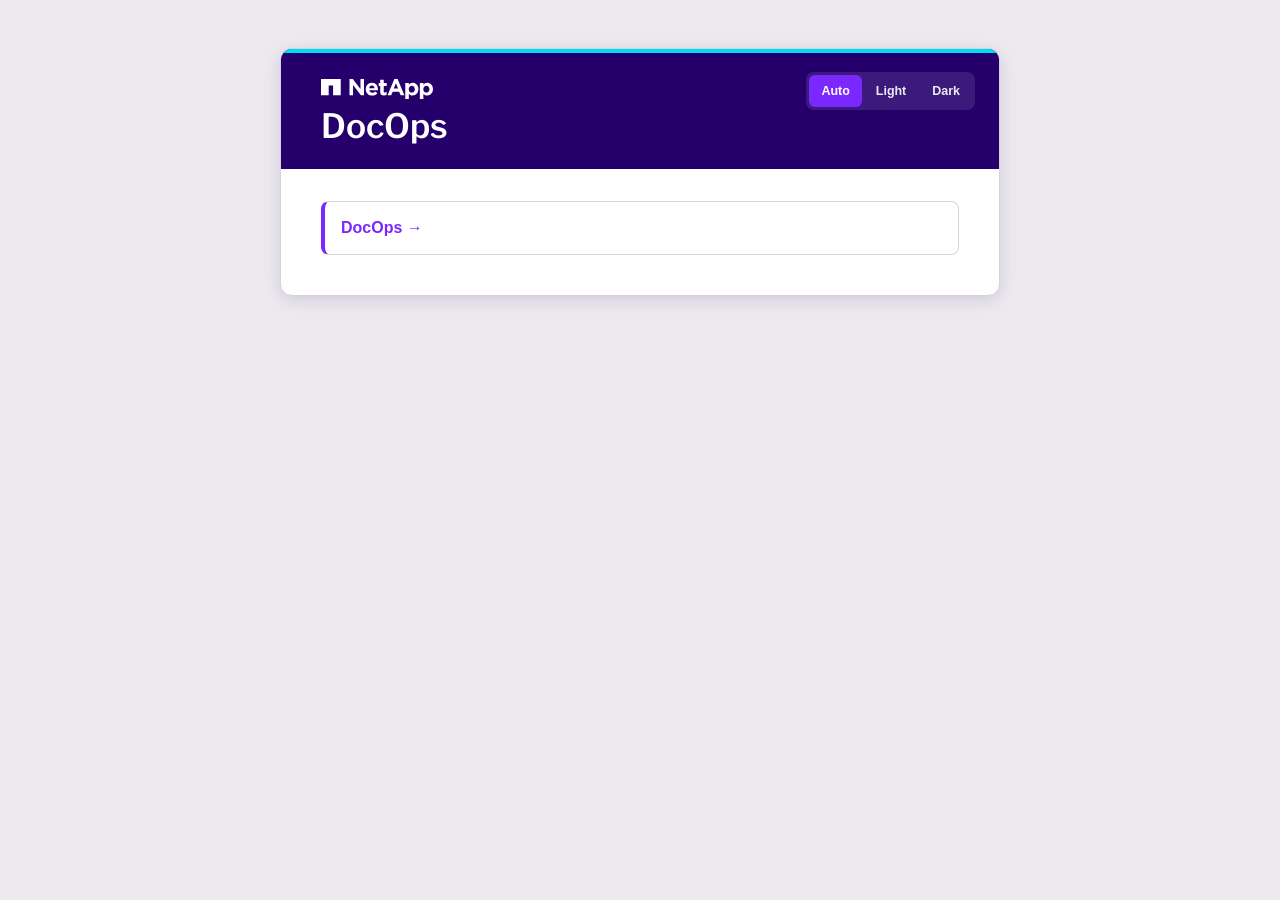
<file: index.html>
<!DOCTYPE html>
<html lang="en">
  <head>
    <meta charset="utf-8" />
    <meta name="viewport" content="width=device-width, initial-scale=1" />
    <meta name="theme-color" content="#25006d" />
    <title>NetApp DocOps</title>
    <link rel="preconnect" href="https://fonts.googleapis.com" />
    <link rel="stylesheet" href="https://fonts.googleapis.com/css2?family=Libre+Franklin:wght@500..800&amp;display=swap" />
    <link rel="stylesheet" href="assets/site.css" />
    <script src="assets/theme.js"></script>
  </head>
  <body>
    <main>
      <header class="masthead">
        <img class="brand" src="assets/netapp-logo.svg" alt="NetApp" width="112" height="20" />
        <h1>DocOps</h1>
      </header>
      <div class="content">
      <ul class="links">
        <li><a href="docops/">DocOps</a></li>
      </ul>
      </div>
    </main>
  </body>
</html>
</file>
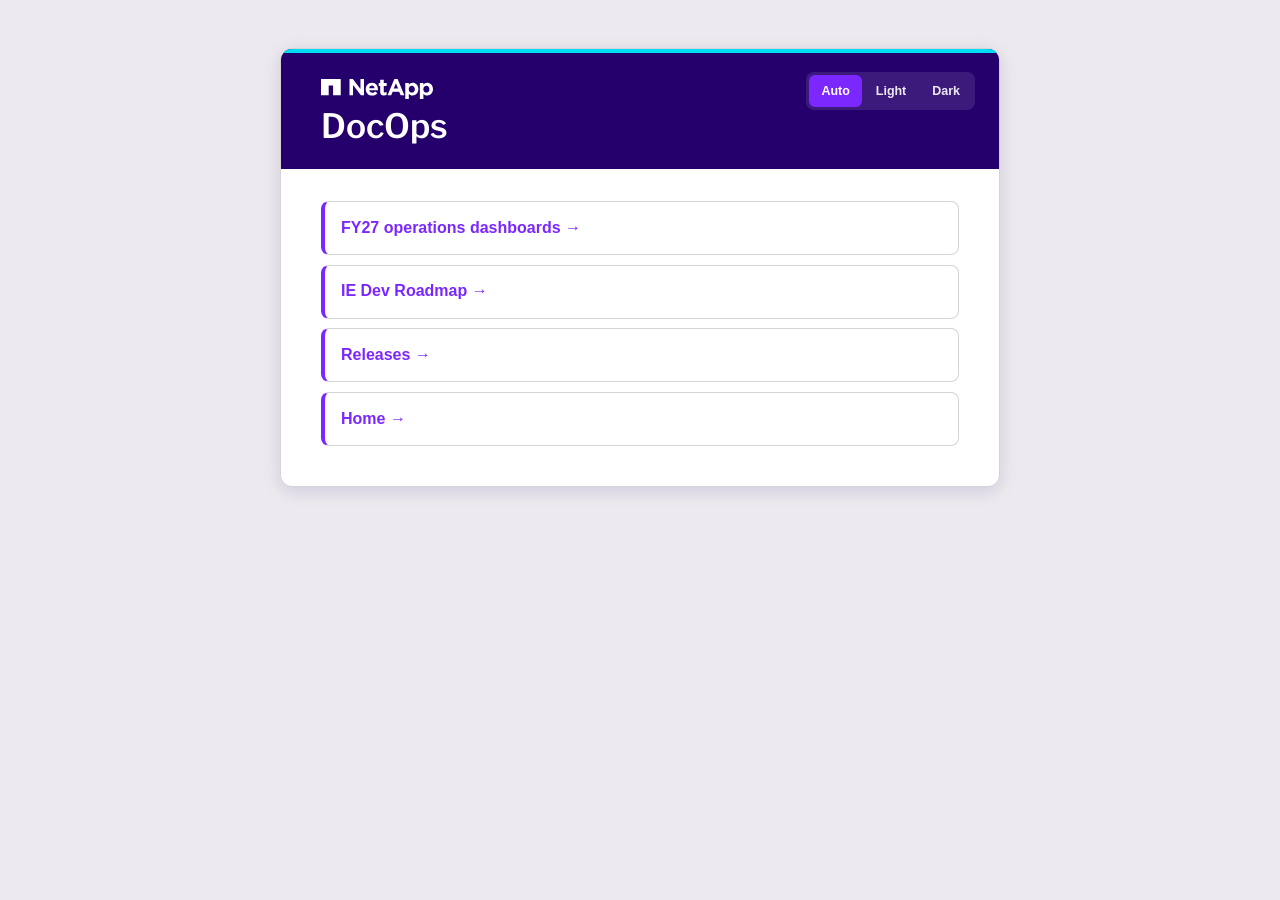
<file: docops/index.html>
<!DOCTYPE html>
<html lang="en">
  <head>
    <meta charset="utf-8" />
    <meta name="viewport" content="width=device-width, initial-scale=1" />
    <meta name="theme-color" content="#25006d" />
    <title>NetApp DocOps</title>
    <link rel="preconnect" href="https://fonts.googleapis.com" />
    <link rel="stylesheet" href="https://fonts.googleapis.com/css2?family=Libre+Franklin:wght@500..800&amp;display=swap" />
    <link rel="stylesheet" href="../assets/site.css" />
    <script src="../assets/theme.js"></script>
  </head>
  <body>
    <main>
      <header class="masthead">
        <img class="brand" src="../assets/netapp-logo.svg" alt="NetApp" width="112" height="20" />
        <h1>DocOps</h1>
      </header>
      <div class="content">
      <ul class="links">
        <li><a href="fy27-operations/">FY27 operations dashboards</a></li>
        <li><a href="ie-dev-roadmap/">IE Dev Roadmap</a></li>
        <li><a href="releases/">Releases</a></li>
        <li><a href="../">Home</a></li>
      </ul>
      </div>
    </main>
  </body>
</html>
</file>
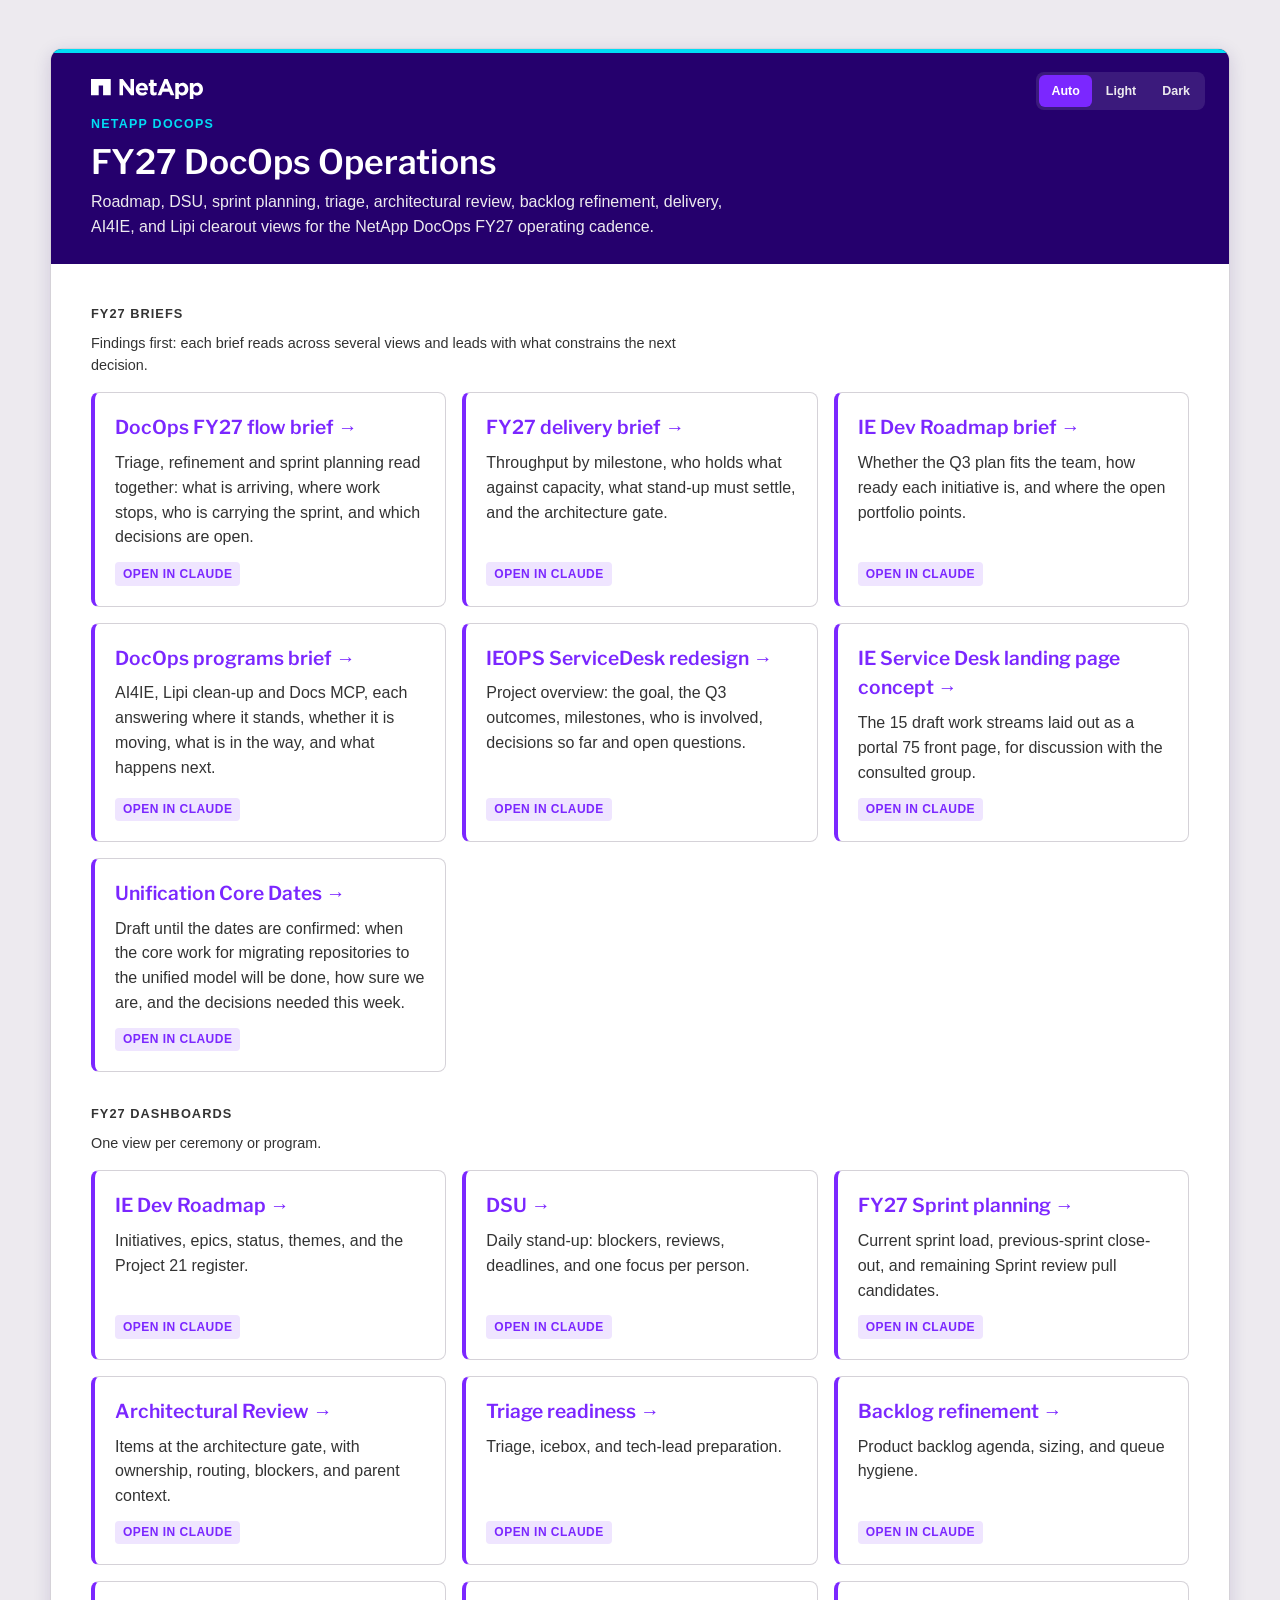
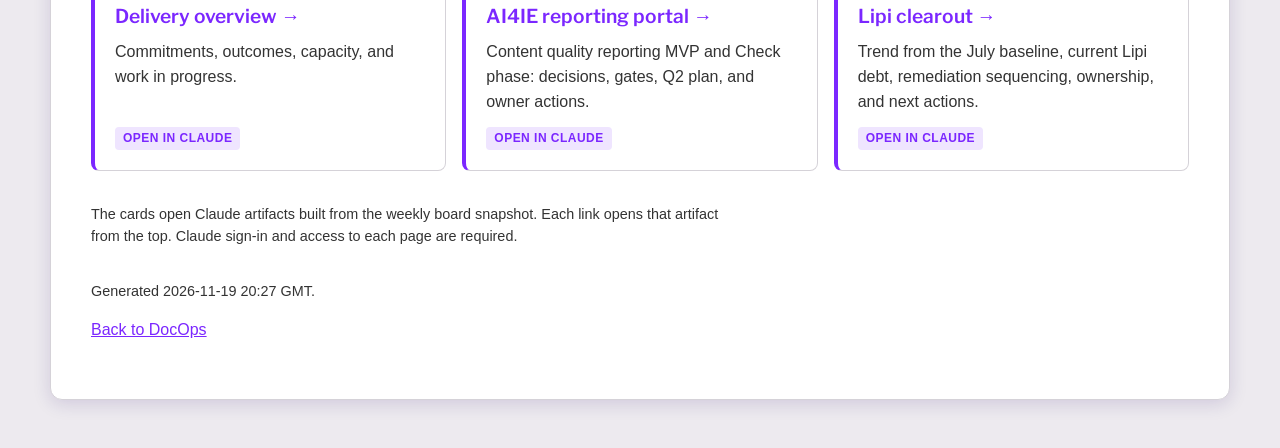
<file: fy27/index.html>
<!DOCTYPE html>
<html lang="en">
  <head>
    <meta charset="utf-8" />
    <meta name="viewport" content="width=device-width, initial-scale=1" />
    <meta http-equiv="refresh" content="0; url=../docops/fy27-operations/" />
    <link rel="canonical" href="../docops/fy27-operations/" />
    <meta name="theme-color" content="#25006d" />
    <title>Moved to FY27 DocOps Operations</title>
    <link rel="stylesheet" href="../assets/site.css" />
  </head>
  <body>
    <main>
      <div class="content">
      <p>This page has moved to <a href="../docops/fy27-operations/">FY27 DocOps Operations</a>.</p>
      </div>
    </main>
  </body>
</html>
</file>
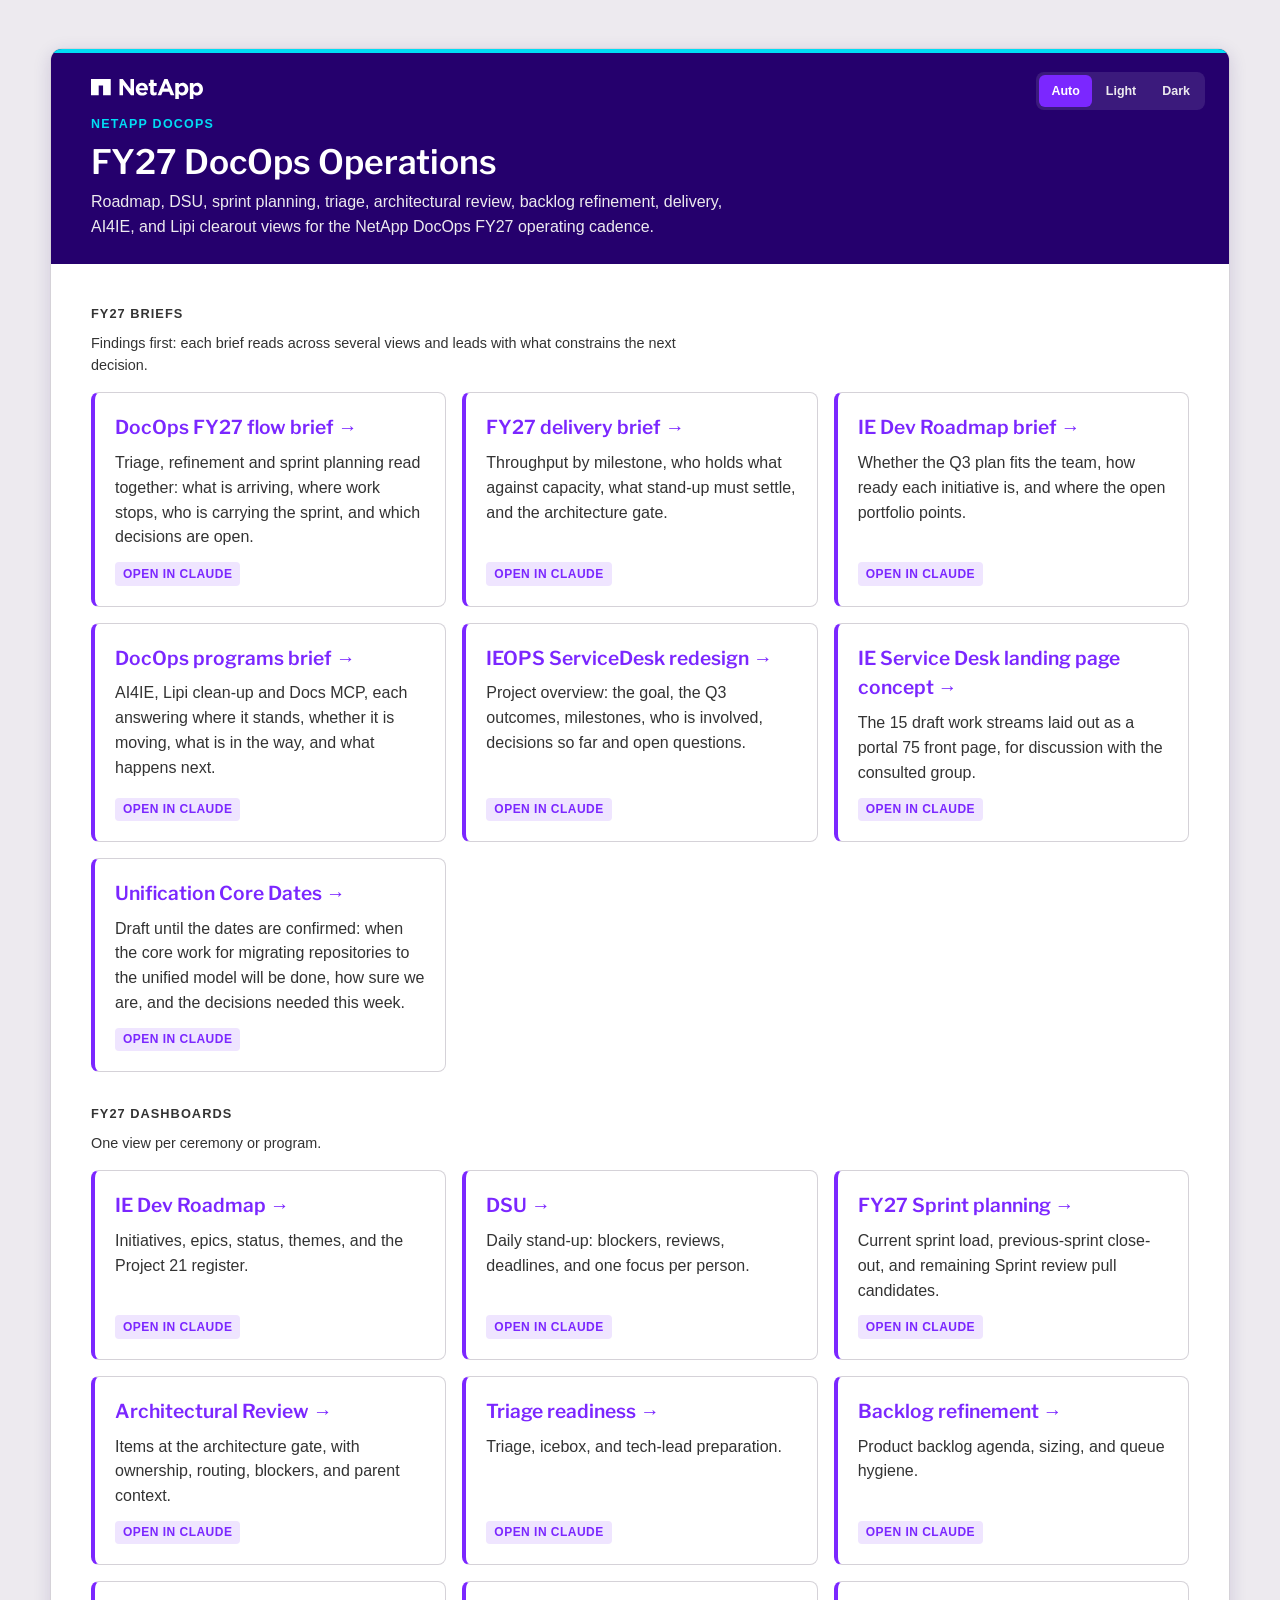
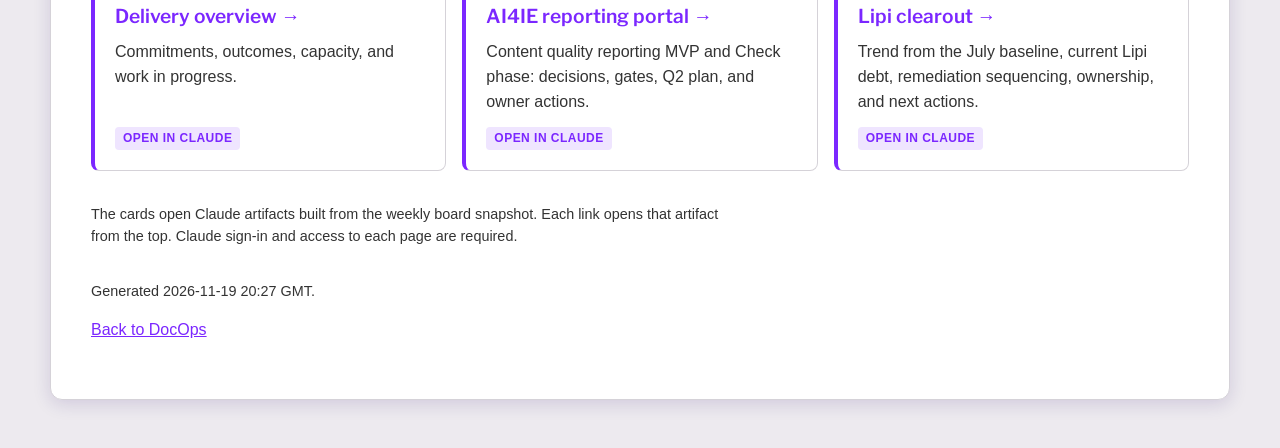
<file: docops/fy27-operations/index.html>
<!DOCTYPE html>
<html lang="en">
  <head>
    <meta charset="utf-8" />
    <meta name="viewport" content="width=device-width, initial-scale=1" />
    <meta name="theme-color" content="#25006d" />
    <title>FY27 DocOps Operations</title>
    <link rel="preconnect" href="https://fonts.googleapis.com" />
    <link rel="stylesheet" href="https://fonts.googleapis.com/css2?family=Libre+Franklin:wght@500..800&amp;display=swap" />
    <link rel="stylesheet" href="../../assets/site.css" />
    <script src="../../assets/theme.js"></script>
  </head>
  <body>
    <!-- Generated from the canvas registry. Edit the registry, not this file. -->
    <main>
      <header class="masthead">
        <img class="brand" src="../../assets/netapp-logo.svg" alt="NetApp" width="112" height="20" />
        <p class="eyebrow">NetApp DocOps</p>
        <h1>FY27 DocOps Operations</h1>
        <p>Roadmap, DSU, sprint planning, triage, architectural review, backlog refinement, delivery, AI4IE, and Lipi clearout views for the NetApp DocOps FY27 operating cadence.</p>
      </header>
      <div class="content">
      <section class="dashboards" aria-labelledby="fy27-briefs">
        <h2 class="section-title" id="fy27-briefs">FY27 briefs</h2>
        <p class="section-intro">Findings first: each brief reads across several views and leads with what constrains the next decision.</p>
        <a
          class="dashboard"
          href="https://claude.ai/artifact/B7RWnFrLw4cx9xE7uLzmct"
        >
          <h3>DocOps FY27 flow brief</h3>
          <p>Triage, refinement and sprint planning read together: what is arriving, where work stops, who is carrying the sprint, and which decisions are open.</p>
          <span class="kind">Open in Claude</span>
        </a>
        <a
          class="dashboard"
          href="https://claude.ai/artifact/TMDXHFthSPVTzt1riiXnPi"
        >
          <h3>FY27 delivery brief</h3>
          <p>Throughput by milestone, who holds what against capacity, what stand-up must settle, and the architecture gate.</p>
          <span class="kind">Open in Claude</span>
        </a>
        <a
          class="dashboard"
          href="https://claude.ai/artifact/CyeASEXvFdA32FzrHYPEfy"
        >
          <h3>IE Dev Roadmap brief</h3>
          <p>Whether the Q3 plan fits the team, how ready each initiative is, and where the open portfolio points.</p>
          <span class="kind">Open in Claude</span>
        </a>
        <a
          class="dashboard"
          href="https://claude.ai/artifact/8riwz78V35VVfbMRhsE71s"
        >
          <h3>DocOps programs brief</h3>
          <p>AI4IE, Lipi clean-up and Docs MCP, each answering where it stands, whether it is moving, what is in the way, and what happens next.</p>
          <span class="kind">Open in Claude</span>
        </a>
        <a
          class="dashboard"
          href="https://claude.ai/artifact/2XWfBaYEnw3NtmmspZjtFH"
        >
          <h3>IEOPS ServiceDesk redesign</h3>
          <p>Project overview: the goal, the Q3 outcomes, milestones, who is involved, decisions so far and open questions.</p>
          <span class="kind">Open in Claude</span>
        </a>
        <a
          class="dashboard"
          href="https://claude.ai/artifact/GkNpic72n5w3nZThtztdKK"
        >
          <h3>IE Service Desk landing page concept</h3>
          <p>The 15 draft work streams laid out as a portal 75 front page, for discussion with the consulted group.</p>
          <span class="kind">Open in Claude</span>
        </a>
        <a
          class="dashboard"
          href="https://claude.ai/artifact/HQkjEJFHR3K3ymxuUAnXUw"
        >
          <h3>Unification Core Dates</h3>
          <p>Draft until the dates are confirmed: when the core work for migrating repositories to the unified model will be done, how sure we are, and the decisions needed this week.</p>
          <span class="kind">Open in Claude</span>
        </a>
      </section>
      <section class="dashboards" aria-labelledby="fy27-dashboards">
        <h2 class="section-title" id="fy27-dashboards">FY27 dashboards</h2>
        <p class="section-intro">One view per ceremony or program.</p>
        <a
          class="dashboard"
          href="https://claude.ai/artifact/CyeASEXvFdA32FzrHYPEfy"
        >
          <h3>IE Dev Roadmap</h3>
          <p>Initiatives, epics, status, themes, and the Project 21 register.</p>
          <span class="kind">Open in Claude</span>
        </a>
        <a
          class="dashboard"
          href="https://claude.ai/artifact/TMDXHFthSPVTzt1riiXnPi"
        >
          <h3>DSU</h3>
          <p>Daily stand-up: blockers, reviews, deadlines, and one focus per person.</p>
          <span class="kind">Open in Claude</span>
        </a>
        <a
          class="dashboard"
          href="https://claude.ai/artifact/AqCmGPQ8oXtV3PcXomrdMD"
        >
          <h3>FY27 Sprint planning</h3>
          <p>Current sprint load, previous-sprint close-out, and remaining Sprint review pull candidates.</p>
          <span class="kind">Open in Claude</span>
        </a>
        <a
          class="dashboard"
          href="https://claude.ai/artifact/Tv2u9wNYkigtNjdFNHrc8y"
        >
          <h3>Architectural Review</h3>
          <p>Items at the architecture gate, with ownership, routing, blockers, and parent context.</p>
          <span class="kind">Open in Claude</span>
        </a>
        <a
          class="dashboard"
          href="https://claude.ai/artifact/WGzY97xjFow98M59zvGcvP"
        >
          <h3>Triage readiness</h3>
          <p>Triage, icebox, and tech-lead preparation.</p>
          <span class="kind">Open in Claude</span>
        </a>
        <a
          class="dashboard"
          href="https://claude.ai/artifact/6zZLWyFqevfevoLb239iNg"
        >
          <h3>Backlog refinement</h3>
          <p>Product backlog agenda, sizing, and queue hygiene.</p>
          <span class="kind">Open in Claude</span>
        </a>
        <a
          class="dashboard"
          href="https://claude.ai/artifact/TMDXHFthSPVTzt1riiXnPi"
        >
          <h3>Delivery overview</h3>
          <p>Commitments, outcomes, capacity, and work in progress.</p>
          <span class="kind">Open in Claude</span>
        </a>
        <a
          class="dashboard"
          href="https://claude.ai/artifact/FKyXsvSCnEewjapVAVqwKy"
        >
          <h3>AI4IE reporting portal</h3>
          <p>Content quality reporting MVP and Check phase: decisions, gates, Q2 plan, and owner actions.</p>
          <span class="kind">Open in Claude</span>
        </a>
        <a
          class="dashboard"
          href="https://claude.ai/artifact/8riwz78V35VVfbMRhsE71s"
        >
          <h3>Lipi clearout</h3>
          <p>Trend from the July baseline, current Lipi debt, remediation sequencing, ownership, and next actions.</p>
          <span class="kind">Open in Claude</span>
        </a>
      </section>
      <p class="note">
        The cards open Claude artifacts built from the weekly board snapshot. Each link opens that artifact from the top. Claude sign-in and access to each page are required.
      </p>
      <p class="note">
        Generated 2026-11-19 20:27 GMT.
      </p>
      <p><a href="../">Back to DocOps</a></p>
      </div>
    </main>
  </body>
</html>
</file>
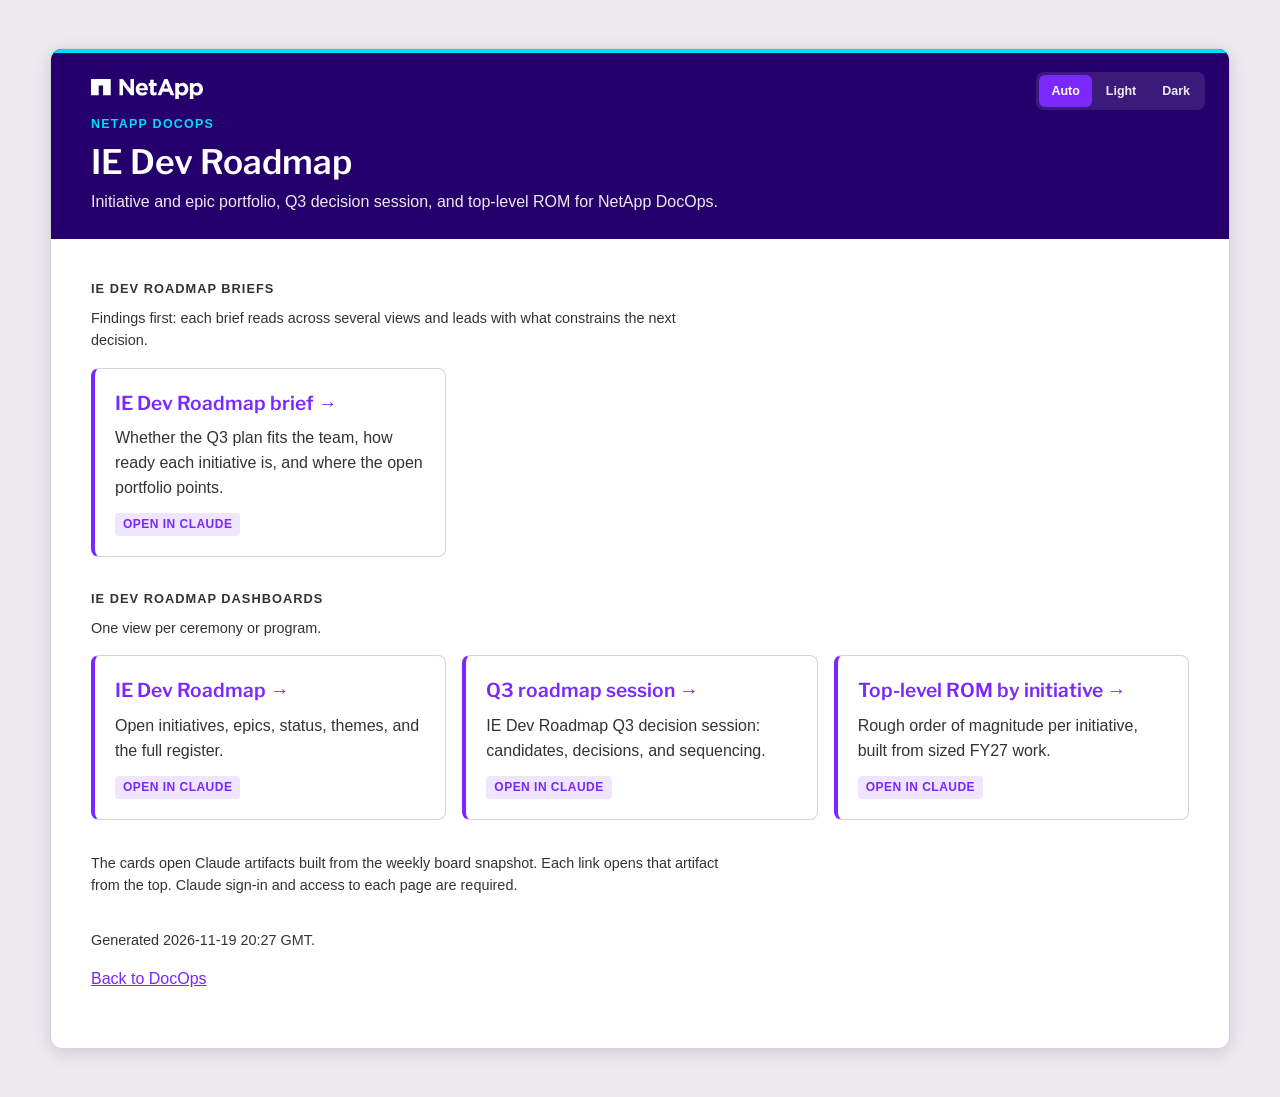
<file: docops/ie-dev-roadmap/index.html>
<!DOCTYPE html>
<html lang="en">
  <head>
    <meta charset="utf-8" />
    <meta name="viewport" content="width=device-width, initial-scale=1" />
    <meta name="theme-color" content="#25006d" />
    <title>IE Dev Roadmap</title>
    <link rel="preconnect" href="https://fonts.googleapis.com" />
    <link rel="stylesheet" href="https://fonts.googleapis.com/css2?family=Libre+Franklin:wght@500..800&amp;display=swap" />
    <link rel="stylesheet" href="../../assets/site.css" />
    <script src="../../assets/theme.js"></script>
  </head>
  <body>
    <!-- Generated from the canvas registry. Edit the registry, not this file. -->
    <main>
      <header class="masthead">
        <img class="brand" src="../../assets/netapp-logo.svg" alt="NetApp" width="112" height="20" />
        <p class="eyebrow">NetApp DocOps</p>
        <h1>IE Dev Roadmap</h1>
        <p>Initiative and epic portfolio, Q3 decision session, and top-level ROM for NetApp DocOps.</p>
      </header>
      <div class="content">
      <section class="dashboards" aria-labelledby="ie-dev-roadmap-briefs">
        <h2 class="section-title" id="ie-dev-roadmap-briefs">IE Dev Roadmap briefs</h2>
        <p class="section-intro">Findings first: each brief reads across several views and leads with what constrains the next decision.</p>
        <a
          class="dashboard"
          href="https://claude.ai/artifact/CyeASEXvFdA32FzrHYPEfy"
        >
          <h3>IE Dev Roadmap brief</h3>
          <p>Whether the Q3 plan fits the team, how ready each initiative is, and where the open portfolio points.</p>
          <span class="kind">Open in Claude</span>
        </a>
      </section>
      <section class="dashboards" aria-labelledby="ie-dev-roadmap-dashboards">
        <h2 class="section-title" id="ie-dev-roadmap-dashboards">IE Dev Roadmap dashboards</h2>
        <p class="section-intro">One view per ceremony or program.</p>
        <a
          class="dashboard"
          href="https://claude.ai/artifact/CyeASEXvFdA32FzrHYPEfy"
        >
          <h3>IE Dev Roadmap</h3>
          <p>Open initiatives, epics, status, themes, and the full register.</p>
          <span class="kind">Open in Claude</span>
        </a>
        <a
          class="dashboard"
          href="https://claude.ai/artifact/CyeASEXvFdA32FzrHYPEfy"
        >
          <h3>Q3 roadmap session</h3>
          <p>IE Dev Roadmap Q3 decision session: candidates, decisions, and sequencing.</p>
          <span class="kind">Open in Claude</span>
        </a>
        <a
          class="dashboard"
          href="https://claude.ai/artifact/CyeASEXvFdA32FzrHYPEfy"
        >
          <h3>Top-level ROM by initiative</h3>
          <p>Rough order of magnitude per initiative, built from sized FY27 work.</p>
          <span class="kind">Open in Claude</span>
        </a>
      </section>
      <p class="note">
        The cards open Claude artifacts built from the weekly board snapshot. Each link opens that artifact from the top. Claude sign-in and access to each page are required.
      </p>
      <p class="note">
        Generated 2026-11-19 20:27 GMT.
      </p>
      <p><a href="../">Back to DocOps</a></p>
      </div>
    </main>
  </body>
</html>
</file>
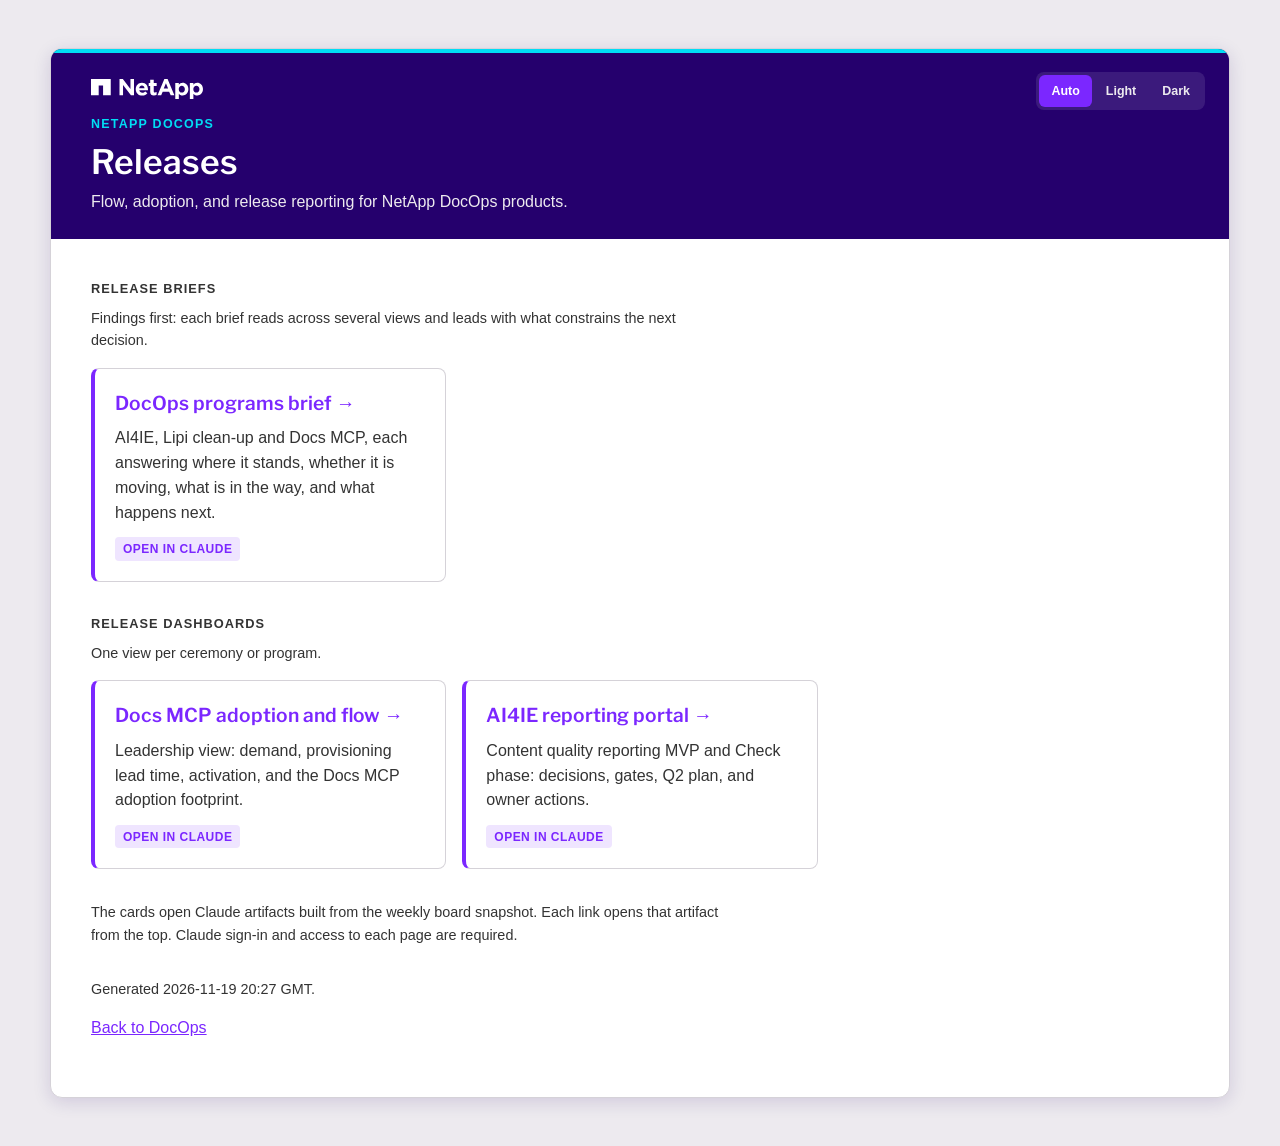
<file: docops/releases/index.html>
<!DOCTYPE html>
<html lang="en">
  <head>
    <meta charset="utf-8" />
    <meta name="viewport" content="width=device-width, initial-scale=1" />
    <meta name="theme-color" content="#25006d" />
    <title>Releases</title>
    <link rel="preconnect" href="https://fonts.googleapis.com" />
    <link rel="stylesheet" href="https://fonts.googleapis.com/css2?family=Libre+Franklin:wght@500..800&amp;display=swap" />
    <link rel="stylesheet" href="../../assets/site.css" />
    <script src="../../assets/theme.js"></script>
  </head>
  <body>
    <!-- Generated from the canvas registry. Edit the registry, not this file. -->
    <main>
      <header class="masthead">
        <img class="brand" src="../../assets/netapp-logo.svg" alt="NetApp" width="112" height="20" />
        <p class="eyebrow">NetApp DocOps</p>
        <h1>Releases</h1>
        <p>Flow, adoption, and release reporting for NetApp DocOps products.</p>
      </header>
      <div class="content">
      <section class="dashboards" aria-labelledby="release-briefs">
        <h2 class="section-title" id="release-briefs">Release briefs</h2>
        <p class="section-intro">Findings first: each brief reads across several views and leads with what constrains the next decision.</p>
        <a
          class="dashboard"
          href="https://claude.ai/artifact/8riwz78V35VVfbMRhsE71s"
        >
          <h3>DocOps programs brief</h3>
          <p>AI4IE, Lipi clean-up and Docs MCP, each answering where it stands, whether it is moving, what is in the way, and what happens next.</p>
          <span class="kind">Open in Claude</span>
        </a>
      </section>
      <section class="dashboards" aria-labelledby="release-dashboards">
        <h2 class="section-title" id="release-dashboards">Release dashboards</h2>
        <p class="section-intro">One view per ceremony or program.</p>
        <a
          class="dashboard"
          href="https://claude.ai/artifact/4s2Cvs9eFWXcDvER5CkK4U"
        >
          <h3>Docs MCP adoption and flow</h3>
          <p>Leadership view: demand, provisioning lead time, activation, and the Docs MCP adoption footprint.</p>
          <span class="kind">Open in Claude</span>
        </a>
        <a
          class="dashboard"
          href="https://claude.ai/artifact/FKyXsvSCnEewjapVAVqwKy"
        >
          <h3>AI4IE reporting portal</h3>
          <p>Content quality reporting MVP and Check phase: decisions, gates, Q2 plan, and owner actions.</p>
          <span class="kind">Open in Claude</span>
        </a>
      </section>
      <p class="note">
        The cards open Claude artifacts built from the weekly board snapshot. Each link opens that artifact from the top. Claude sign-in and access to each page are required.
      </p>
      <p class="note">
        Generated 2026-11-19 20:27 GMT.
      </p>
      <p><a href="../">Back to DocOps</a></p>
      </div>
    </main>
  </body>
</html>
</file>
<file: assets/site.css>
/* NetApp DocOps hub. Colours follow the NetApp Brand Guidelines 2026 (assets.netapp.com) and match
   the DocOps Claude artifacts; type follows the guide's fallback fonts for internal material. */
:root {
  color-scheme: light dark;
  --bg: #edeaef;
  --surface: #ffffff;
  --surface-raised: #ffffff;
  --surface-hover: #efe5ff;
  --border: #d5d2d8;
  --text: #000000;
  --text-muted: #333333;
  --accent: #7b27ff;
  --accent-hover: #25006d;
  --accent-soft: #efe5ff;
  --shadow: 0 4px 18px rgba(37, 0, 109, 0.14);
  --band: #25006d;
  --band-ink: #ffffff;
  --band-ink-2: #edeaef;
  --band-accent: #00ddf4;
  --font-display: "Franklin Gothic Demi Cond", "Franklin Gothic Medium", "Libre Franklin", "Arial Narrow", Arial, sans-serif;
  --font-body: Arial, "Helvetica Neue", Helvetica, sans-serif;
  font-family: var(--font-body);
  color: var(--text);
  background: var(--bg);
}

@media (prefers-color-scheme: dark) {
  :root:not([data-theme="light"]) {
    --bg: #000000;
    --surface: #333333;
    --surface-raised: #3b3b3d;
    --surface-hover: #25006d;
    --border: #58575b;
    --text: #ffffff;
    --text-muted: #edeaef;
    --accent: #c4a6ff;
    --accent-hover: #efe5ff;
    --accent-soft: #25006d;
    --shadow: 0 4px 18px rgba(0, 0, 0, 0.45);
  }
}

:root[data-theme="dark"] {
  --bg: #000000;
  --surface: #333333;
  --surface-raised: #3b3b3d;
  --surface-hover: #25006d;
  --border: #58575b;
  --text: #ffffff;
  --text-muted: #edeaef;
  --accent: #c4a6ff;
  --accent-hover: #efe5ff;
  --accent-soft: #25006d;
  --shadow: 0 4px 18px rgba(0, 0, 0, 0.45);
  color-scheme: dark;
}

:root[data-theme="light"] {
  color-scheme: light;
}

body {
  margin: 0;
  padding: 3rem 1rem;
  background: var(--bg);
  color: var(--text);
  line-height: 1.55;
}

/* Hub pages with cards use the window's width and lay the cards out in a
   grid; link-only pages keep the narrow reading column. */
main {
  box-sizing: border-box;
  max-width: 1180px;
  margin: 0 auto;
  background: var(--surface);
  border: 1px solid var(--border);
  border-radius: 12px;
  box-shadow: var(--shadow);
  overflow: hidden;
}

main:not(:has(.dashboard)) {
  max-width: 720px;
}

.masthead {
  display: grid;
  gap: 0.6rem;
  padding: 1.6rem 2.5rem 1.5rem;
  background: var(--band);
  color: var(--band-ink);
  border-top: 4px solid var(--band-accent);
}

.masthead .brand {
  display: block;
  width: 112px;
  height: auto;
}

.masthead .eyebrow {
  margin: 0.4rem 0 0;
  font-size: 0.78rem;
  font-weight: 700;
  letter-spacing: 0.1em;
  text-transform: uppercase;
  color: var(--band-accent);
}

.masthead h1 {
  margin: 0;
  font-family: var(--font-display);
  font-weight: 600;
  font-size: 2.1rem;
  line-height: 1.1;
  color: var(--band-ink);
}

.masthead p {
  margin: 0;
  max-width: 72ch;
  color: var(--band-ink-2);
}

.content {
  padding: 0.5rem 2.5rem 2.5rem;
}

h1,
h2,
h3 {
  font-family: var(--font-display);
}

a {
  color: var(--accent);
}

a:hover,
a:focus-visible {
  color: var(--accent-hover);
}

:focus-visible {
  outline: 2px solid var(--accent);
  outline-offset: 2px;
}

.dashboards {
  display: grid;
  grid-template-columns: repeat(auto-fill, minmax(min(100%, 20rem), 1fr));
  gap: 1rem;
  margin: 2rem 0;
}

.dashboards > .section-title,
.dashboards > .section-intro {
  grid-column: 1 / -1;
}

.section-title {
  margin: 0;
  font-family: var(--font-body);
  font-size: 0.8rem;
  letter-spacing: 0.08em;
  text-transform: uppercase;
  color: var(--text-muted);
}

.section-intro {
  margin: -0.5rem 0 0;
  max-width: 80ch;
  font-size: 0.9rem;
  color: var(--text-muted);
}

.dashboard {
  display: flex;
  flex-direction: column;
  min-width: 0;
  padding: 1.25rem;
  border: 1px solid var(--border);
  border-left: 4px solid var(--accent);
  border-radius: 8px;
  background: var(--surface-raised);
  text-decoration: none;
  color: inherit;
  transition: border-color 0.15s ease, box-shadow 0.15s ease,
    background 0.15s ease;
}

.dashboard:hover,
.dashboard:focus-visible {
  border-color: var(--accent);
  background: var(--surface-hover);
  box-shadow: var(--shadow);
}

.dashboard h3 {
  margin: 0 0 0.5rem;
  font-size: 1.2rem;
  font-weight: 600;
  color: var(--accent);
}

.dashboard h3::after {
  content: " \2192";
}

.dashboard p {
  flex: 1 0 auto;
  margin: 0;
  color: var(--text-muted);
}

.dashboard .kind {
  align-self: flex-start;
  display: inline-block;
  margin-top: 0.75rem;
  padding: 0.15rem 0.5rem;
  border-radius: 4px;
  background: var(--accent-soft);
  color: var(--accent);
  font-size: 0.75rem;
  font-weight: 700;
  letter-spacing: 0.04em;
  text-transform: uppercase;
}

.boards {
  margin: 2rem 0 0;
  padding: 1.25rem;
  border: 1px solid var(--border);
  border-radius: 8px;
  background: var(--surface-raised);
}

.boards h2 {
  margin: 0 0 0.5rem;
  font-size: 1rem;
}

.boards ul {
  margin: 0;
  padding-left: 1.25rem;
}

.boards li {
  margin: 0.35rem 0;
}

.note {
  margin: 2rem 0 0;
  max-width: 80ch;
  font-size: 0.9rem;
  color: var(--text-muted);
}

.links {
  margin: 1.5rem 0 0;
  padding: 0;
  list-style: none;
  display: grid;
  gap: 0.6rem;
}

.links a {
  display: block;
  padding: 0.85rem 1rem;
  border: 1px solid var(--border);
  border-left: 4px solid var(--accent);
  border-radius: 8px;
  background: var(--surface-raised);
  font-weight: 700;
  text-decoration: none;
}

.links a:hover,
.links a:focus-visible {
  background: var(--surface-hover);
}

.links a::after {
  content: " \2192";
}

/* Light, dark or auto switch in the masthead. Per viewer, stored in this site's browser storage. */
.masthead { position: relative; }
.theme-switch { position: absolute; top: 1.2rem; right: 1.5rem; display: inline-flex; gap: 2px; padding: 3px; border-radius: 8px; background: rgb(255 255 255 / 0.1); }
.theme-switch button { font: inherit; font-size: 0.78rem; font-weight: 600; min-height: 32px; padding: 4px 12px; border: 0; border-radius: 6px; background: transparent; color: var(--band-ink-2); cursor: pointer; }
.theme-switch button:hover { color: var(--band-ink); background: rgb(255 255 255 / 0.12); }
.theme-switch button[aria-pressed="true"] { background: #7b27ff; color: #ffffff; }
.theme-switch button:focus-visible { outline: 2px solid var(--band-accent); outline-offset: 2px; }
@media (max-width: 560px) { .theme-switch { position: static; justify-self: start; } }
@media (max-width: 560px), (pointer: coarse) { .theme-switch button { min-height: 44px; padding: 0 16px; } }

@media (max-width: 560px) {
  body { padding: 1rem; }
  .masthead { padding: 1.25rem 1rem; }
  .content { padding: 0.25rem 1rem 1.5rem; }
  .masthead h1 { font-size: 1.7rem; }
}
</file>
